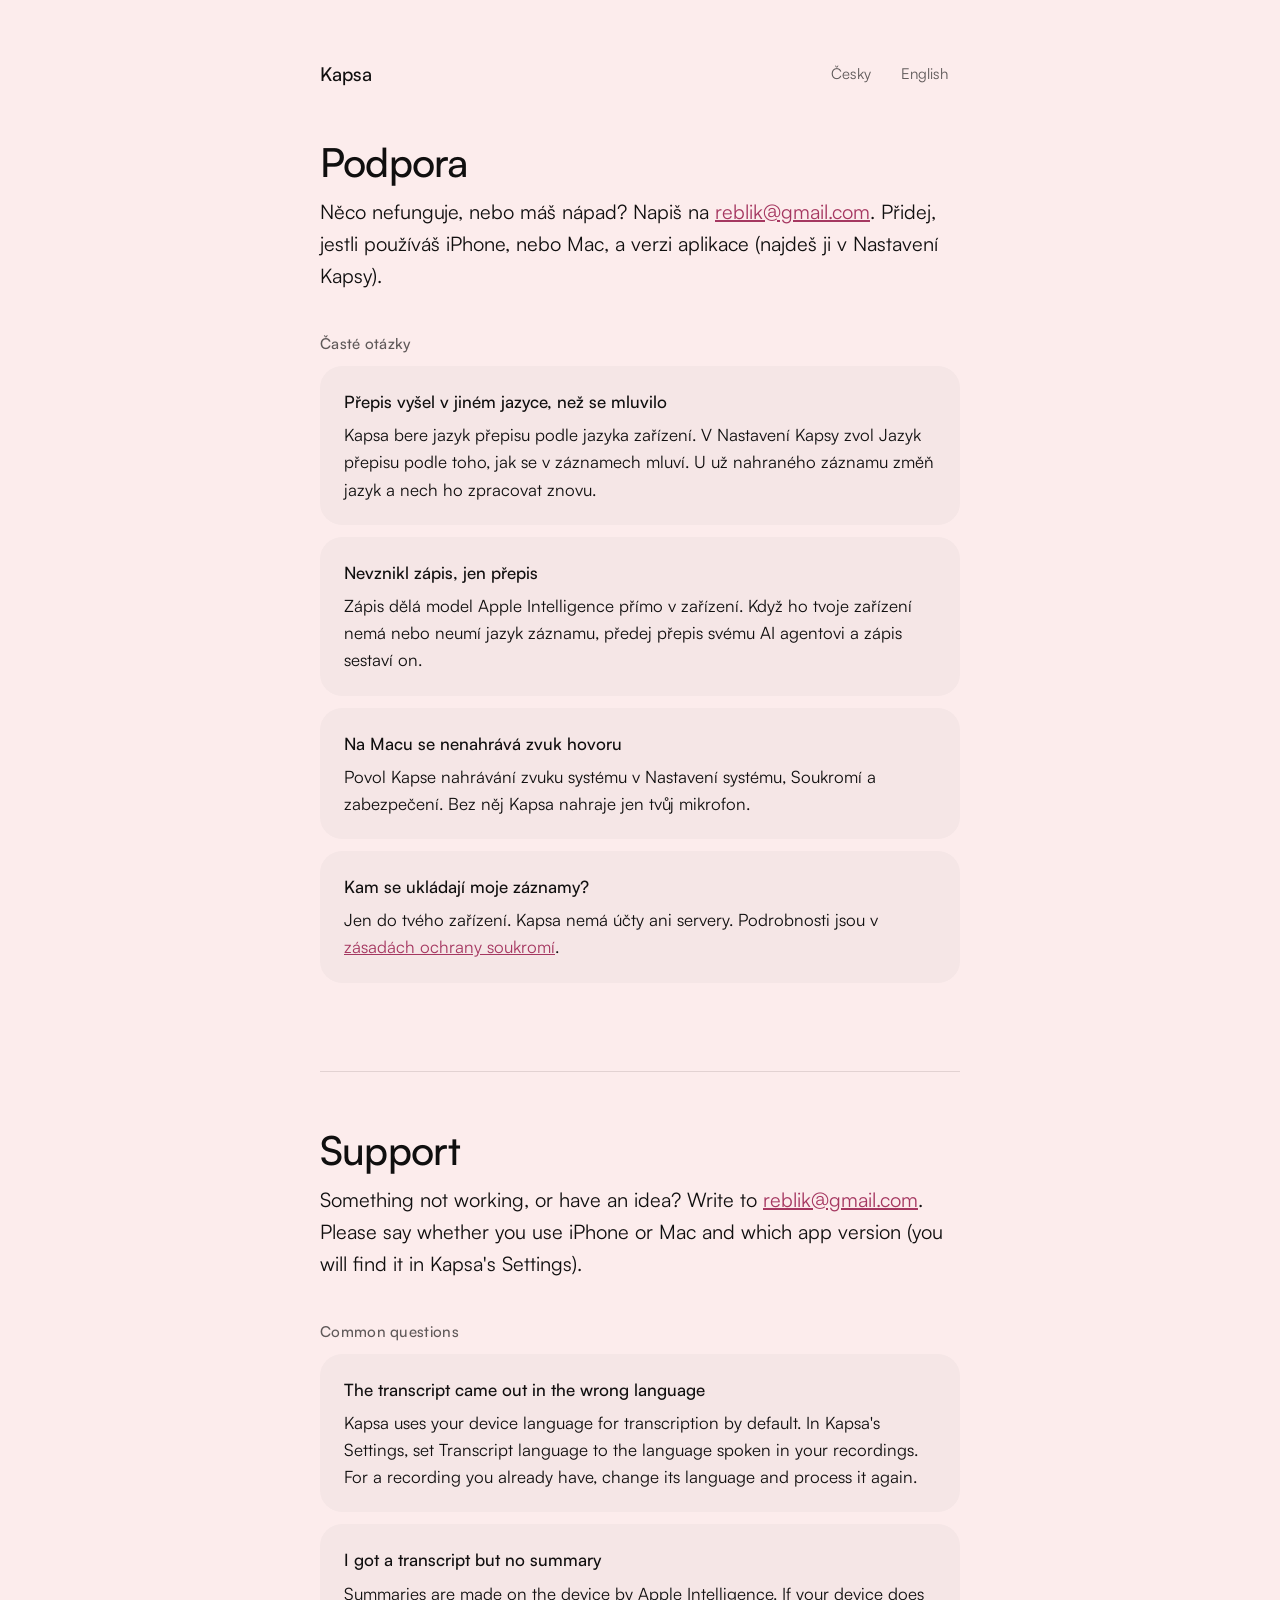
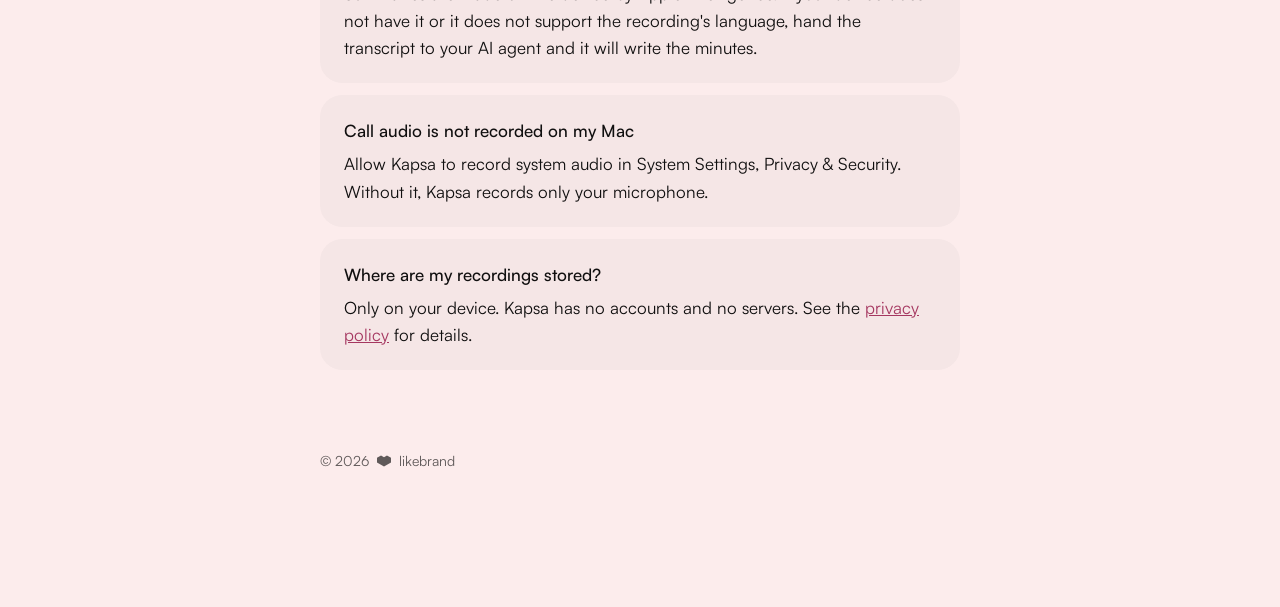
<file: index.html>
<!doctype html>
<html lang="en">
<head>
<meta charset="utf-8">
<meta http-equiv="refresh" content="0; url=podpora/">
<title>Kapsa</title>
<link rel="canonical" href="podpora/">
</head>
<body><a href="podpora/">Kapsa — support</a></body>
</html>
</file>
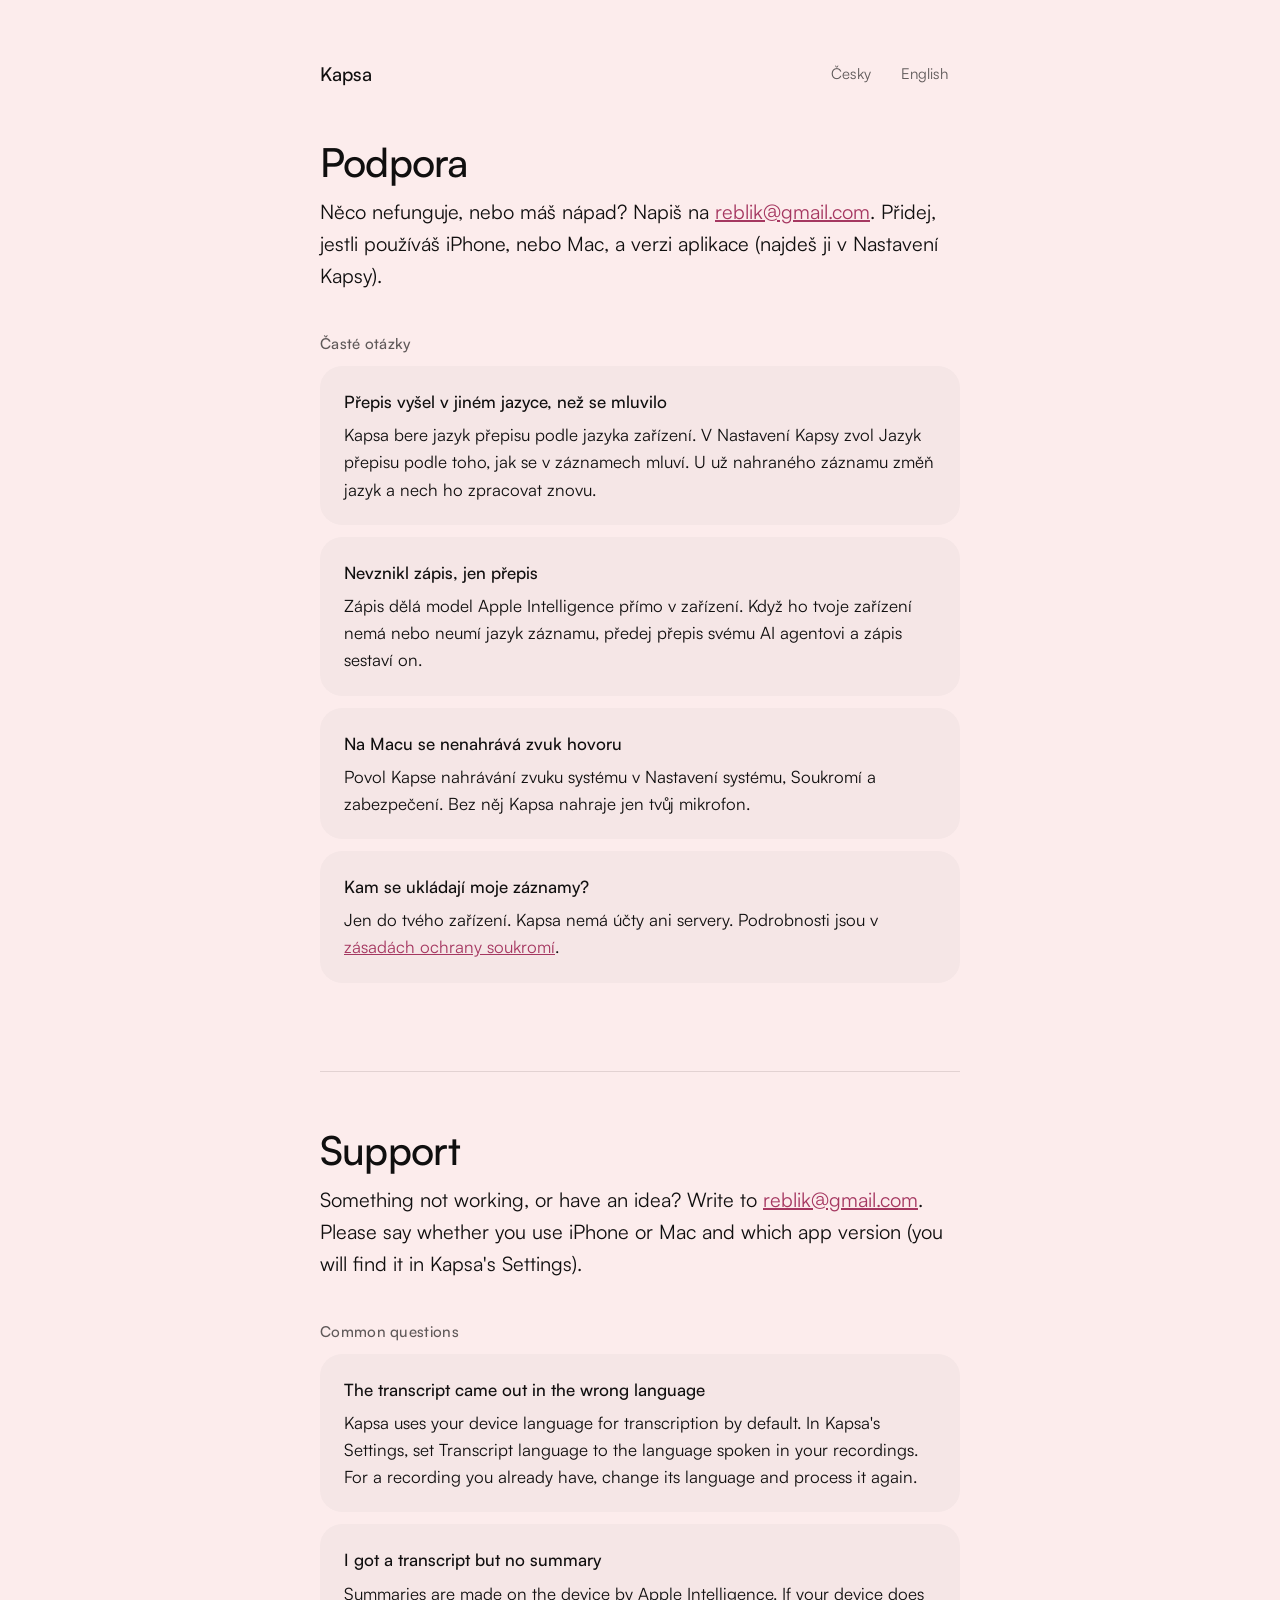
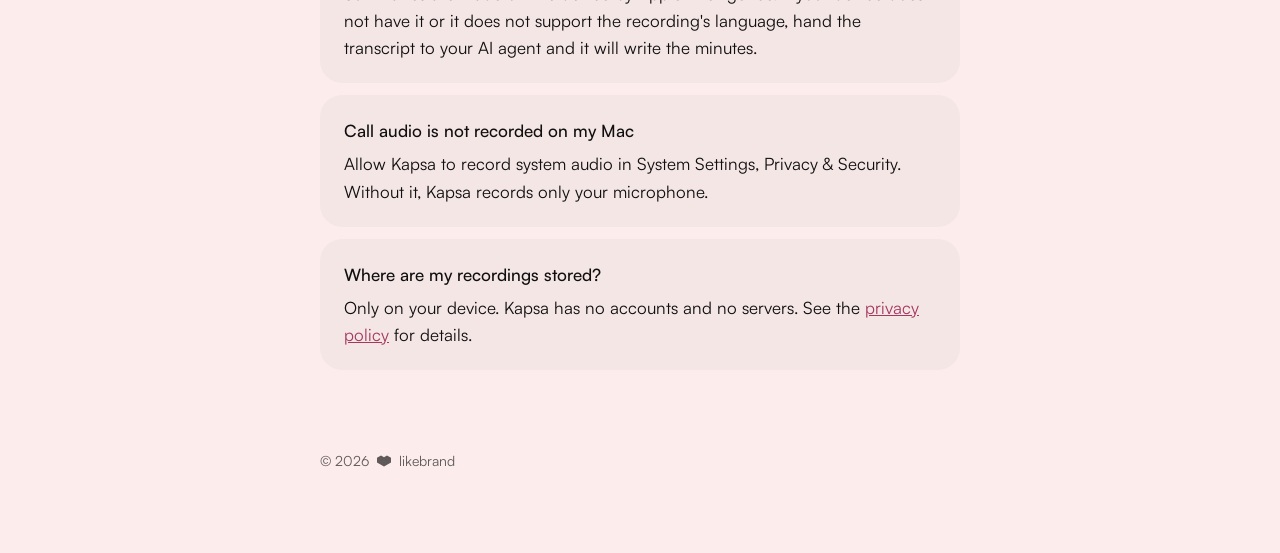
<file: podpora/index.html>
<!doctype html>
<html lang="cs">
<head>
<meta charset="utf-8">
<meta name="viewport" content="width=device-width, initial-scale=1">
<title>Kapsa — Podpora</title>
<meta name="description" content="Podpora aplikace Kapsa. Kapsa support.">
<link rel="stylesheet" href="../styl.css">
</head>
<body>
<div class="stranka">
  <header class="hlavicka">
    <a class="znacka" href="./">Kapsa</a>
    <nav class="jazyky"><a href="#cs" lang="cs">Česky</a><a href="#en" lang="en">English</a></nav>
  </header>

  <section class="jazyk" id="cs" lang="cs">
    <h1>Podpora</h1>
    <p class="uvod">Něco nefunguje, nebo máš nápad? Napiš na <a href="mailto:reblik@gmail.com">reblik@gmail.com</a>. Přidej, jestli používáš iPhone, nebo Mac, a verzi aplikace (najdeš ji v Nastavení Kapsy).</p>

    <h2>Časté otázky</h2>
    <div class="karta">
      <h3>Přepis vyšel v jiném jazyce, než se mluvilo</h3>
      <p>Kapsa bere jazyk přepisu podle jazyka zařízení. V Nastavení Kapsy zvol Jazyk přepisu podle toho, jak se v záznamech mluví. U už nahraného záznamu změň jazyk a nech ho zpracovat znovu.</p>
    </div>
    <div class="karta">
      <h3>Nevznikl zápis, jen přepis</h3>
      <p>Zápis dělá model Apple Intelligence přímo v zařízení. Když ho tvoje zařízení nemá nebo neumí jazyk záznamu, předej přepis svému AI agentovi a zápis sestaví on.</p>
    </div>
    <div class="karta">
      <h3>Na Macu se nenahrává zvuk hovoru</h3>
      <p>Povol Kapse nahrávání zvuku systému v Nastavení systému, Soukromí a zabezpečení. Bez něj Kapsa nahraje jen tvůj mikrofon.</p>
    </div>
    <div class="karta">
      <h3>Kam se ukládají moje záznamy?</h3>
      <p>Jen do tvého zařízení. Kapsa nemá účty ani servery. Podrobnosti jsou v <a href="../soukromi/">zásadách ochrany soukromí</a>.</p>
    </div>
  </section>

  <section class="jazyk" id="en" lang="en">
    <h1>Support</h1>
    <p class="uvod">Something not working, or have an idea? Write to <a href="mailto:reblik@gmail.com">reblik@gmail.com</a>. Please say whether you use iPhone or Mac and which app version (you will find it in Kapsa's Settings).</p>

    <h2>Common questions</h2>
    <div class="karta">
      <h3>The transcript came out in the wrong language</h3>
      <p>Kapsa uses your device language for transcription by default. In Kapsa's Settings, set Transcript language to the language spoken in your recordings. For a recording you already have, change its language and process it again.</p>
    </div>
    <div class="karta">
      <h3>I got a transcript but no summary</h3>
      <p>Summaries are made on the device by Apple Intelligence. If your device does not have it or it does not support the recording's language, hand the transcript to your AI agent and it will write the minutes.</p>
    </div>
    <div class="karta">
      <h3>Call audio is not recorded on my Mac</h3>
      <p>Allow Kapsa to record system audio in System Settings, Privacy &amp; Security. Without it, Kapsa records only your microphone.</p>
    </div>
    <div class="karta">
      <h3>Where are my recordings stored?</h3>
      <p>Only on your device. Kapsa has no accounts and no servers. See the <a href="../soukromi/#en">privacy policy</a> for details.</p>
    </div>
  </section>

  <footer class="paticka">
    <span>© 2026</span>
    <svg viewBox="10.5 8.5 54 42.5" aria-hidden="true"><polygon fill="currentColor" points="10.5,17.5 26,8.5 37.5,15.2 49,8.5 64.5,17.5 64.5,35.4 37.5,51 10.5,35.4"/></svg>
    <span>likebrand</span>
  </footer>
</div>
</body>
</html>
</file>
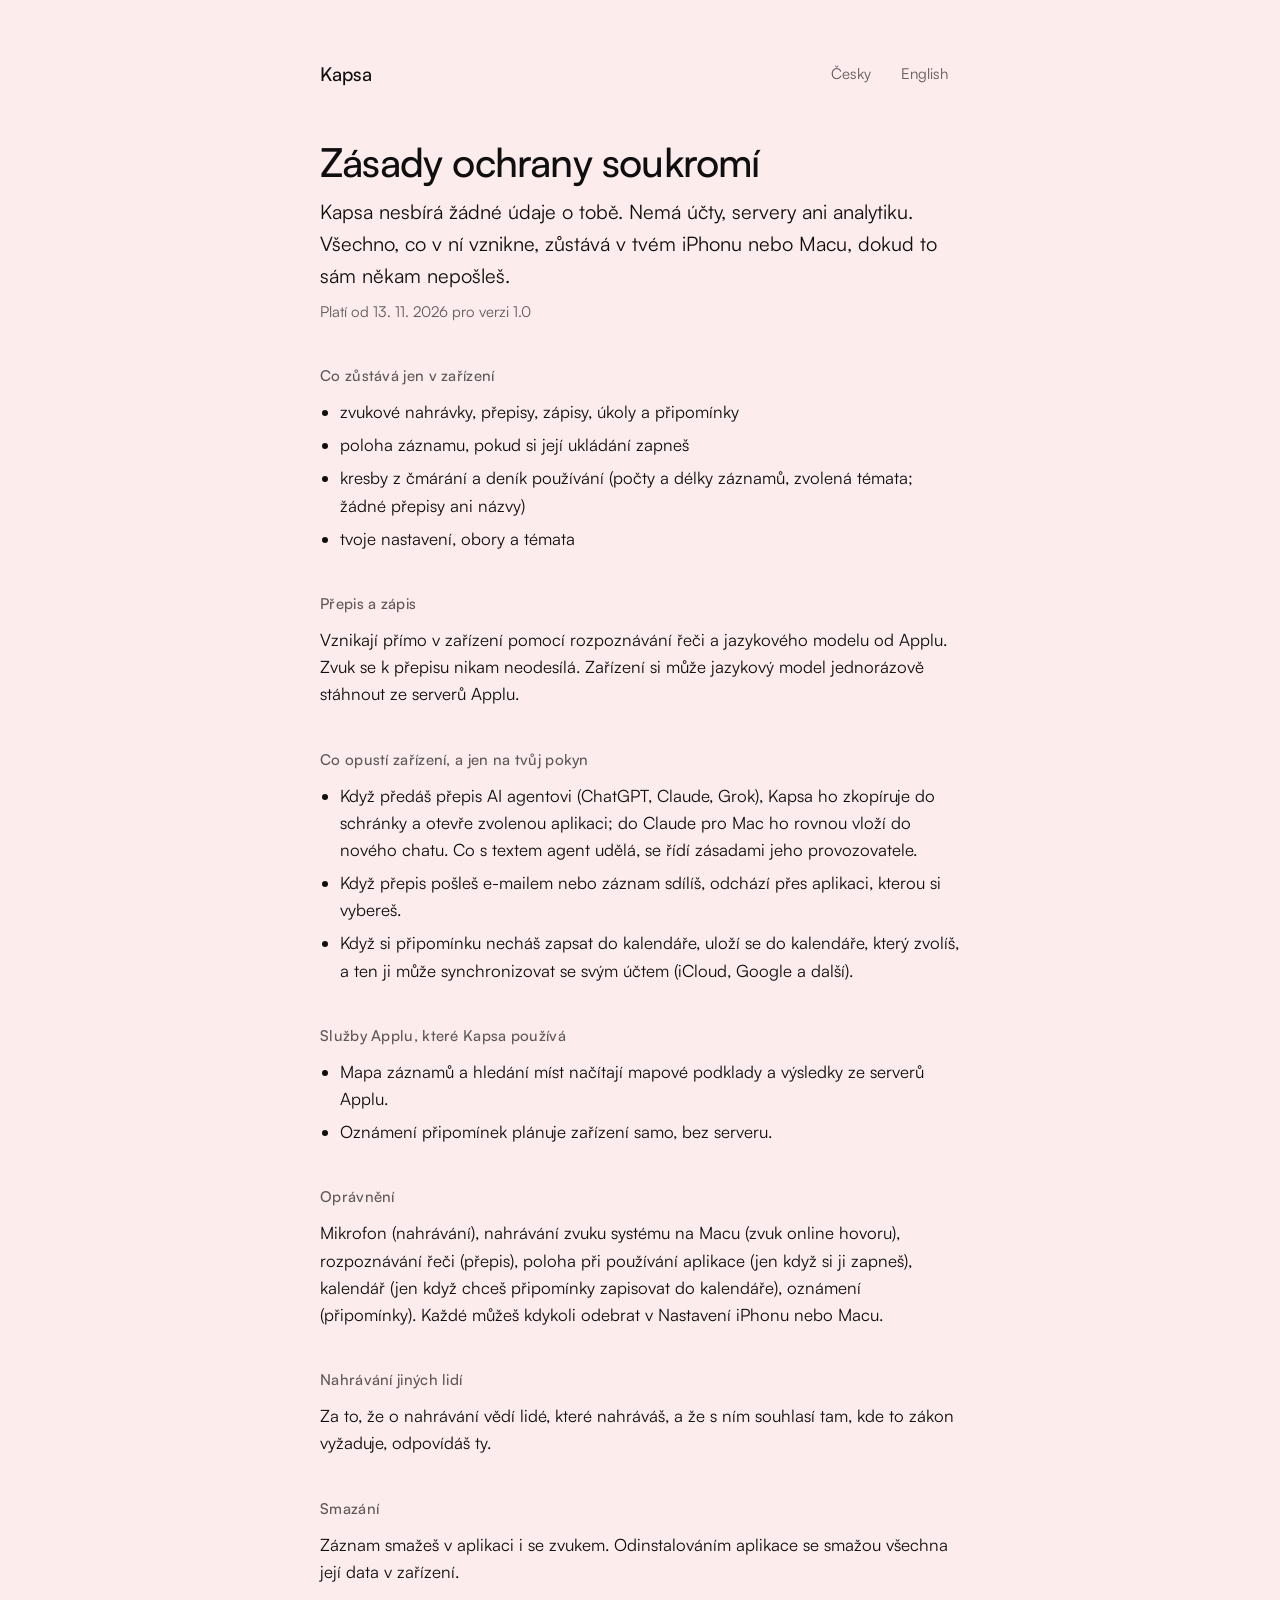
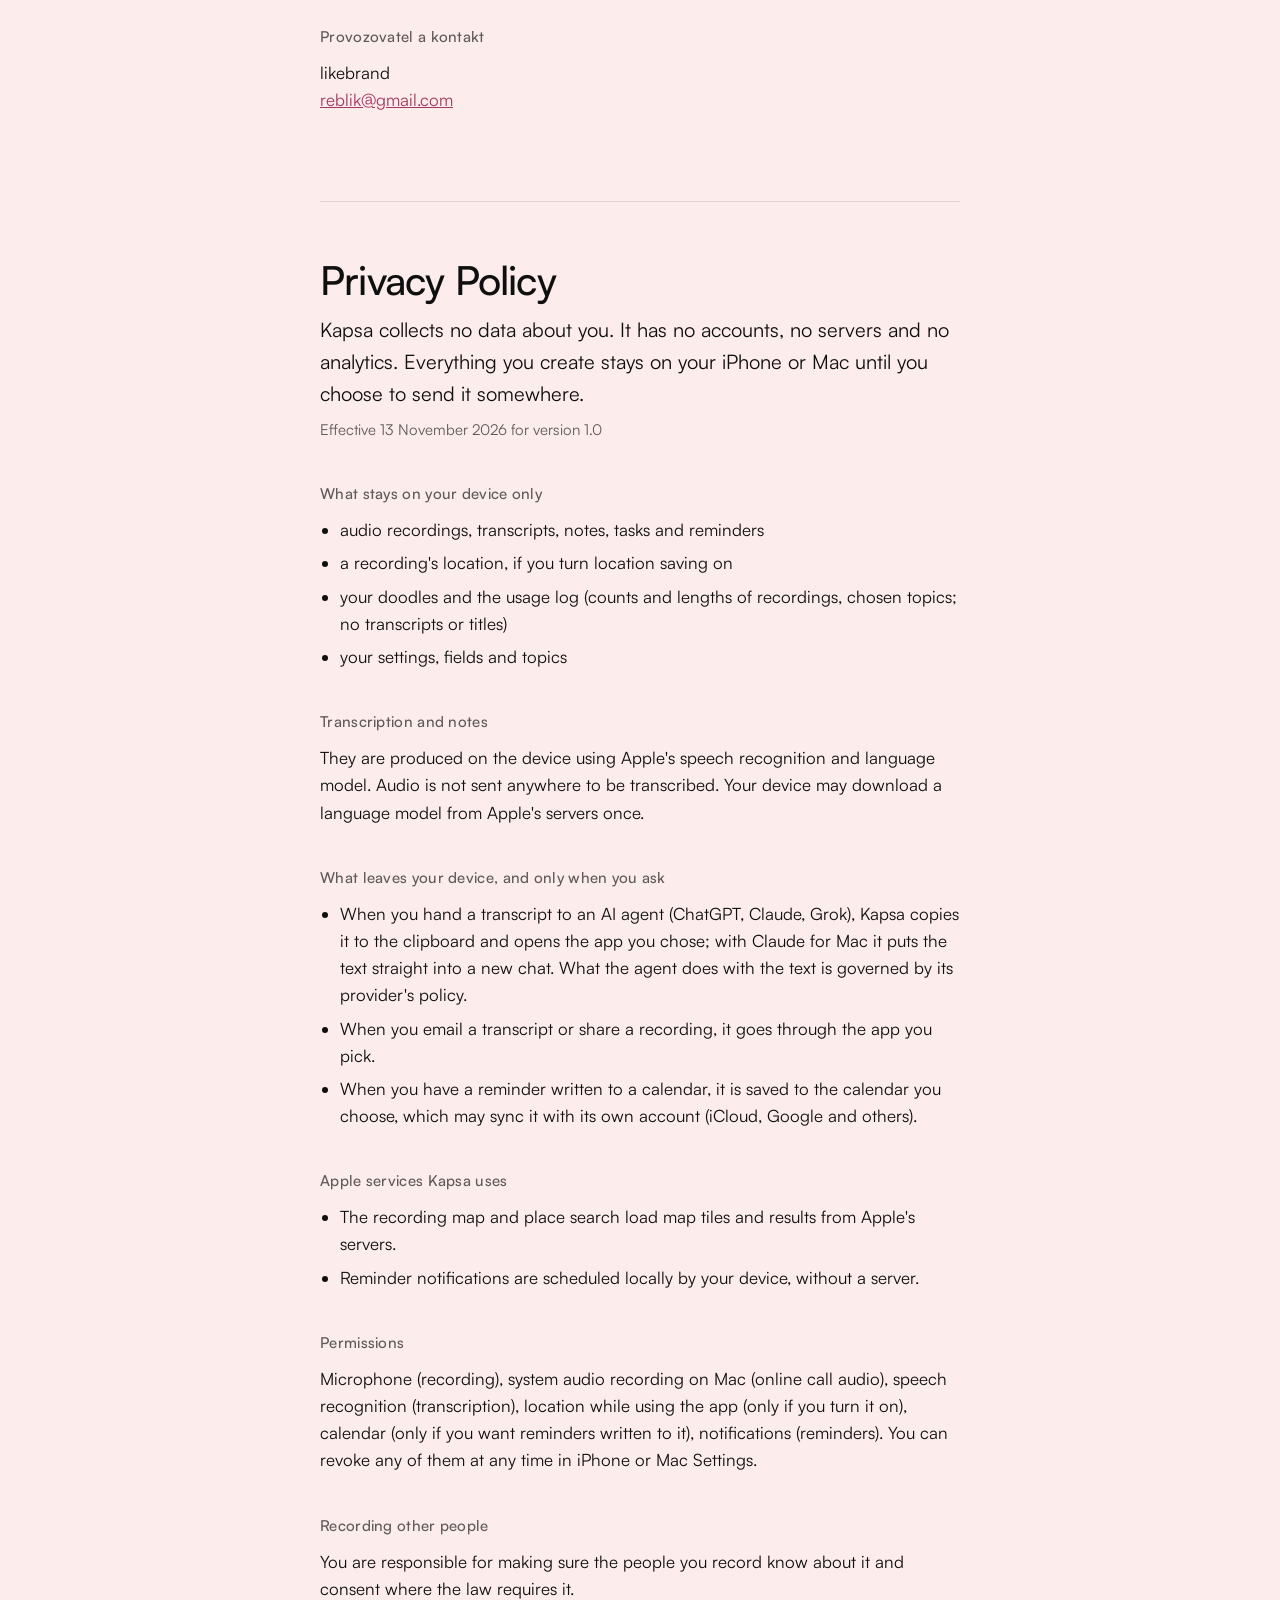
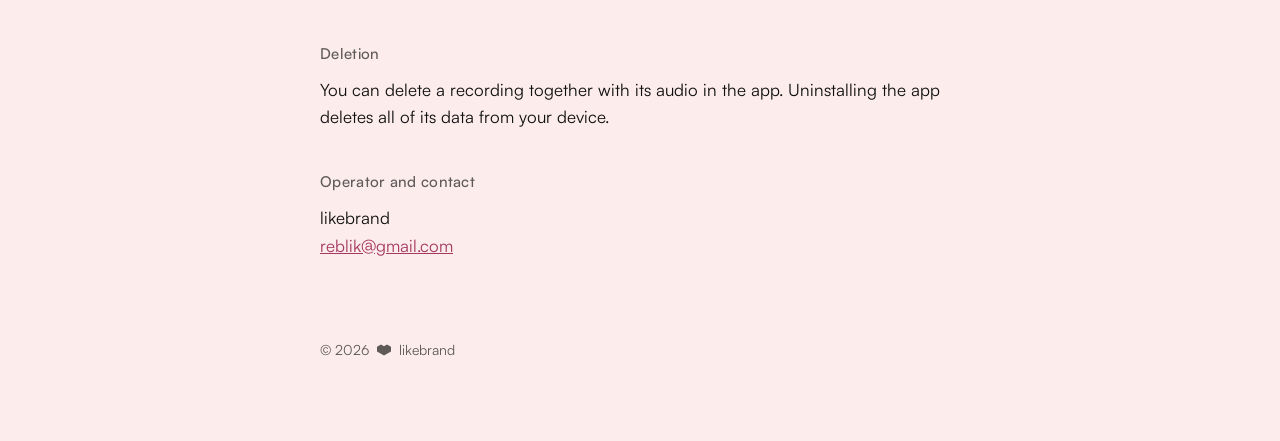
<file: soukromi/index.html>
<!doctype html>
<html lang="cs">
<head>
<meta charset="utf-8">
<meta name="viewport" content="width=device-width, initial-scale=1">
<title>Kapsa — Zásady ochrany soukromí</title>
<meta name="description" content="Kapsa nesbírá žádné údaje o tobě. Kapsa collects no data about you.">
<link rel="stylesheet" href="../styl.css">
</head>
<body>
<div class="stranka">
  <header class="hlavicka">
    <a class="znacka" href="../podpora/">Kapsa</a>
    <nav class="jazyky"><a href="#cs" lang="cs">Česky</a><a href="#en" lang="en">English</a></nav>
  </header>

  <section class="jazyk" id="cs" lang="cs">
    <h1>Zásady ochrany soukromí</h1>
    <p class="uvod">Kapsa nesbírá žádné údaje o tobě. Nemá účty, servery ani analytiku. Všechno, co v ní vznikne, zůstává v tvém iPhonu nebo Macu, dokud to sám někam nepošleš.</p>
    <p class="datum">Platí od 13. 11. 2026 pro verzi 1.0</p>

    <h2>Co zůstává jen v zařízení</h2>
    <ul>
      <li>zvukové nahrávky, přepisy, zápisy, úkoly a připomínky</li>
      <li>poloha záznamu, pokud si její ukládání zapneš</li>
      <li>kresby z čmárání a deník používání (počty a délky záznamů, zvolená témata; žádné přepisy ani názvy)</li>
      <li>tvoje nastavení, obory a témata</li>
    </ul>

    <h2>Přepis a zápis</h2>
    <p>Vznikají přímo v zařízení pomocí rozpoznávání řeči a jazykového modelu od Applu. Zvuk se k přepisu nikam neodesílá. Zařízení si může jazykový model jednorázově stáhnout ze serverů Applu.</p>

    <h2>Co opustí zařízení, a jen na tvůj pokyn</h2>
    <ul>
      <li>Když předáš přepis AI agentovi (ChatGPT, Claude, Grok), Kapsa ho zkopíruje do schránky a otevře zvolenou aplikaci; do Claude pro Mac ho rovnou vloží do nového chatu. Co s textem agent udělá, se řídí zásadami jeho provozovatele.</li>
      <li>Když přepis pošleš e-mailem nebo záznam sdílíš, odchází přes aplikaci, kterou si vybereš.</li>
      <li>Když si připomínku necháš zapsat do kalendáře, uloží se do kalendáře, který zvolíš, a ten ji může synchronizovat se svým účtem (iCloud, Google a další).</li>
    </ul>

    <h2>Služby Applu, které Kapsa používá</h2>
    <ul>
      <li>Mapa záznamů a hledání míst načítají mapové podklady a výsledky ze serverů Applu.</li>
      <li>Oznámení připomínek plánuje zařízení samo, bez serveru.</li>
    </ul>

    <h2>Oprávnění</h2>
    <p>Mikrofon (nahrávání), nahrávání zvuku systému na Macu (zvuk online hovoru), rozpoznávání řeči (přepis), poloha při používání aplikace (jen když si ji zapneš), kalendář (jen když chceš připomínky zapisovat do kalendáře), oznámení (připomínky). Každé můžeš kdykoli odebrat v Nastavení iPhonu nebo Macu.</p>

    <h2>Nahrávání jiných lidí</h2>
    <p>Za to, že o nahrávání vědí lidé, které nahráváš, a že s ním souhlasí tam, kde to zákon vyžaduje, odpovídáš ty.</p>

    <h2>Smazání</h2>
    <p>Záznam smažeš v aplikaci i se zvukem. Odinstalováním aplikace se smažou všechna její data v zařízení.</p>

    <h2>Provozovatel a kontakt</h2>
    <p>likebrand<br><a href="mailto:reblik@gmail.com">reblik@gmail.com</a></p>
  </section>

  <section class="jazyk" id="en" lang="en">
    <h1>Privacy Policy</h1>
    <p class="uvod">Kapsa collects no data about you. It has no accounts, no servers and no analytics. Everything you create stays on your iPhone or Mac until you choose to send it somewhere.</p>
    <p class="datum">Effective 13 November 2026 for version 1.0</p>

    <h2>What stays on your device only</h2>
    <ul>
      <li>audio recordings, transcripts, notes, tasks and reminders</li>
      <li>a recording's location, if you turn location saving on</li>
      <li>your doodles and the usage log (counts and lengths of recordings, chosen topics; no transcripts or titles)</li>
      <li>your settings, fields and topics</li>
    </ul>

    <h2>Transcription and notes</h2>
    <p>They are produced on the device using Apple's speech recognition and language model. Audio is not sent anywhere to be transcribed. Your device may download a language model from Apple's servers once.</p>

    <h2>What leaves your device, and only when you ask</h2>
    <ul>
      <li>When you hand a transcript to an AI agent (ChatGPT, Claude, Grok), Kapsa copies it to the clipboard and opens the app you chose; with Claude for Mac it puts the text straight into a new chat. What the agent does with the text is governed by its provider's policy.</li>
      <li>When you email a transcript or share a recording, it goes through the app you pick.</li>
      <li>When you have a reminder written to a calendar, it is saved to the calendar you choose, which may sync it with its own account (iCloud, Google and others).</li>
    </ul>

    <h2>Apple services Kapsa uses</h2>
    <ul>
      <li>The recording map and place search load map tiles and results from Apple's servers.</li>
      <li>Reminder notifications are scheduled locally by your device, without a server.</li>
    </ul>

    <h2>Permissions</h2>
    <p>Microphone (recording), system audio recording on Mac (online call audio), speech recognition (transcription), location while using the app (only if you turn it on), calendar (only if you want reminders written to it), notifications (reminders). You can revoke any of them at any time in iPhone or Mac Settings.</p>

    <h2>Recording other people</h2>
    <p>You are responsible for making sure the people you record know about it and consent where the law requires it.</p>

    <h2>Deletion</h2>
    <p>You can delete a recording together with its audio in the app. Uninstalling the app deletes all of its data from your device.</p>

    <h2>Operator and contact</h2>
    <p>likebrand<br><a href="mailto:reblik@gmail.com">reblik@gmail.com</a></p>
  </section>

  <footer class="paticka">
    <span>© 2026</span>
    <svg viewBox="10.5 8.5 54 42.5" aria-hidden="true"><polygon fill="currentColor" points="10.5,17.5 26,8.5 37.5,15.2 49,8.5 64.5,17.5 64.5,35.4 37.5,51 10.5,35.4"/></svg>
    <span>likebrand</span>
  </footer>
</div>
</body>
</html>
</file>
<file: styl.css>
/* Kapsa — veřejné stránky (zásady soukromí, podpora). Barvy a písmo jako v aplikaci. */
@font-face { font-family: "Satoshi"; src: url("Satoshi-Regular.otf") format("opentype"); font-weight: 400; font-display: swap; }
@font-face { font-family: "Satoshi"; src: url("Satoshi-Medium.otf") format("opentype"); font-weight: 500; font-display: swap; }

:root {
  --papir: #FCECEC;
  --panel: #F5E6E6;
  --ink: #100F0F;
  --tlumena: #5F5959;
  --linka: #E2D2D2;
  --akcent: #A53760;
  color-scheme: light dark;
}
@media (prefers-color-scheme: dark) {
  :root {
    --papir: #030304;
    --panel: #191616;
    --ink: #FCECEC;
    --tlumena: #BEB2B2;
    --linka: #2A2727;
    --akcent: #99B5FF;
  }
}

* { box-sizing: border-box; }
html { -webkit-text-size-adjust: 100%; }
body {
  margin: 0;
  background: var(--papir);
  color: var(--ink);
  font: 400 17px/1.6 "Satoshi", -apple-system, system-ui, sans-serif;
}
.stranka { max-width: 680px; margin: 0 auto; padding: 56px 20px 80px; }

.hlavicka { display: flex; align-items: center; justify-content: space-between; gap: 16px; margin-bottom: 48px; }
.znacka { display: flex; align-items: center; gap: 10px; color: var(--ink); text-decoration: none; font-weight: 500; font-size: 19px; }
.znacka svg { width: 28px; height: 28px; }
.jazyky { display: flex; gap: 6px; font-size: 15px; }
.jazyky a { color: var(--tlumena); text-decoration: none; padding: 6px 12px; border-radius: 999px; }
.jazyky a:hover { background: var(--panel); color: var(--ink); }

h1 { font-weight: 500; font-size: 40px; line-height: 1.1; letter-spacing: -0.02em; margin: 0 0 12px; }
.uvod { font-size: 20px; color: var(--ink); margin: 0 0 8px; }
.datum { color: var(--tlumena); font-size: 15px; margin: 0 0 40px; }
h2 { font-weight: 500; font-size: 15px; letter-spacing: 0.02em; color: var(--tlumena); margin: 40px 0 10px; }
p { margin: 0 0 12px; }
ul { margin: 0 0 12px; padding-left: 20px; }
li { margin: 0 0 6px; }
a { color: var(--akcent); }

.karta { background: var(--panel); border-radius: 22px; padding: 22px 24px; margin: 0 0 12px; }
.karta h3 { font-weight: 500; font-size: 17px; margin: 0 0 6px; }
.karta p:last-child { margin: 0; }

.jazyk + .jazyk { margin-top: 88px; padding-top: 56px; border-top: 1px solid var(--linka); }
.paticka { margin-top: 80px; color: var(--tlumena); font-size: 14px; display: flex; align-items: center; gap: 8px; }
.paticka svg { width: 14px; height: 12px; }

@media (max-width: 520px) {
  .stranka { padding-top: 32px; }
  h1 { font-size: 32px; }
  .uvod { font-size: 18px; }
}
</file>
